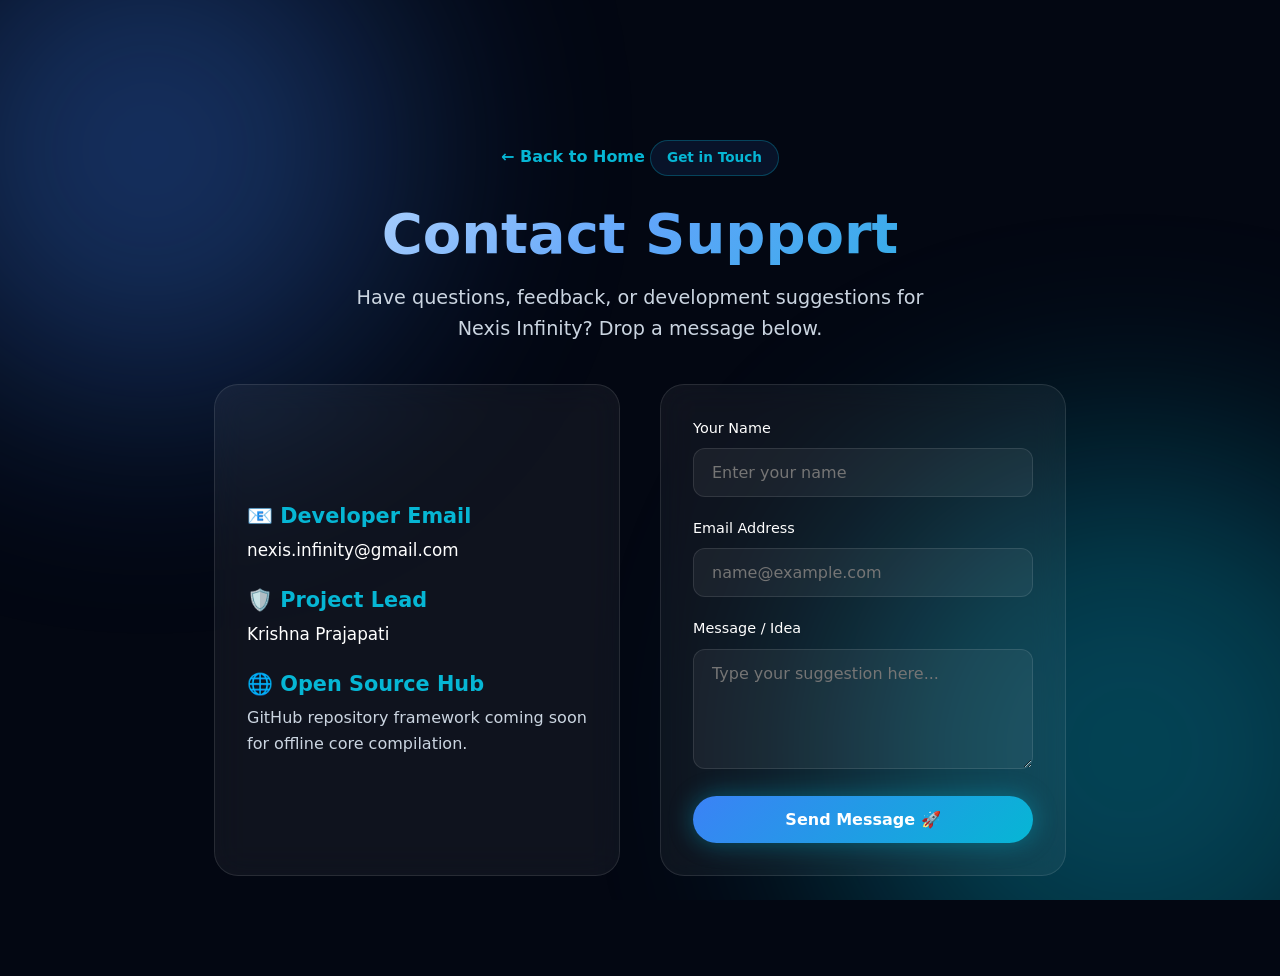
<file: pages/contact.html>
<!DOCTYPE html>
<html lang="en">
<head>
    <meta charset="UTF-8">
    <meta name="viewport" content="width=device-width, initial-scale=1.0">
    <title>Contact Us — Nexis Infinity</title>
    
    <link rel="stylesheet" href="../assets/css/style.css">
    
    <style>
        .sub-hero {
            padding: 140px 0 40px 0;
            text-align: center;
        }
        .back-home {
            display: inline-flex;
            align-items: center;
            gap: 8px;
            color: var(--accent);
            text-decoration: none;
            font-weight: 600;
            margin-bottom: 20px;
            transition: 0.3s;
        }
        .back-home:hover {
            color: #fff;
            transform: translateX(-4px);
        }
        .contact-page-container {
            max-width: 900px;
            margin: 0 auto 100px auto;
        }
    </style>
</head>
<body>

    <div id="loader">
        <div class="loader-spinner"></div>
        <div class="loader-text">NEXIS CONTACT</div>
    </div>

    <div class="aurora-bg">
        <div class="aurora-blob blob-1"></div>
        <div class="aurora-blob blob-2"></div>
    </div>

    <section class="sub-hero">
        <div class="container">
            <a href="../index.html" class="back-home">← Back to Home</a>
            <div class="badge">Get in Touch</div>
            <h1 class="gradient-text" style="font-size: 3.5rem; margin-bottom: 16px;">Contact Support</h1>
            <p style="font-size: 1.2rem; max-width: 600px; margin: 0 auto;">Have questions, feedback, or development suggestions for Nexis Infinity? Drop a message below.</p>
        </div>
    </section>

    <section class="container contact-page-container">
        <div class="forms-grid">
            
            <div class="glass-card" style="display: flex; flex-direction: column; justify-content: center; gap: 24px;">
                <div>
                    <h3 style="color: var(--accent); margin-bottom: 8px;">📧 Developer Email</h3>
                    <p style="font-size: 1.05rem; color: #fff;">nexis.infinity@gmail.com</p>
                </div>
                <div>
                    <h3 style="color: var(--accent); margin-bottom: 8px;">🛡️ Project Lead</h3>
                    <p style="font-size: 1.05rem; color: #fff;">Krishna Prajapati</p>
                </div>
                <div>
                    <h3 style="color: var(--accent); margin-bottom: 8px;">🌐 Open Source Hub</h3>
                    <p style="color: var(--text-sec);">GitHub repository framework coming soon for offline core compilation.</p>
                </div>
            </div>

            <div class="glass-card">
                <form id="subContactForm">
                    <div class="form-group">
                        <label for="subName">Your Name</label>
                        <input type="text" id="subName" class="form-control" placeholder="Enter your name" required>
                    </div>
                    <div class="form-group">
                        <label for="subEmail">Email Address</label>
                        <input type="email" id="subEmail" class="form-control" placeholder="name@example.com" required>
                    </div>
                    <div class="form-group">
                        <label for="subMessage">Message / Idea</label>
                        <textarea id="subMessage" class="form-control" placeholder="Type your suggestion here..." required></textarea>
                    </div>
                    <button type="submit" class="btn btn-primary" style="width: 100%;">Send Message 🚀</button>
                </form>
            </div>

        </div>
    </section>

    <script src="../assets/js/main.js"></script>

    <script>
        document.getElementById('subContactForm').addEventListener('submit', (e) => {
            e.preventDefault();
            alert('Thank you! Your suggestion has been safely recorded locally by Nexis Engine.');
            e.target.reset();
        });
    </script>
</body>
</html>
</file>
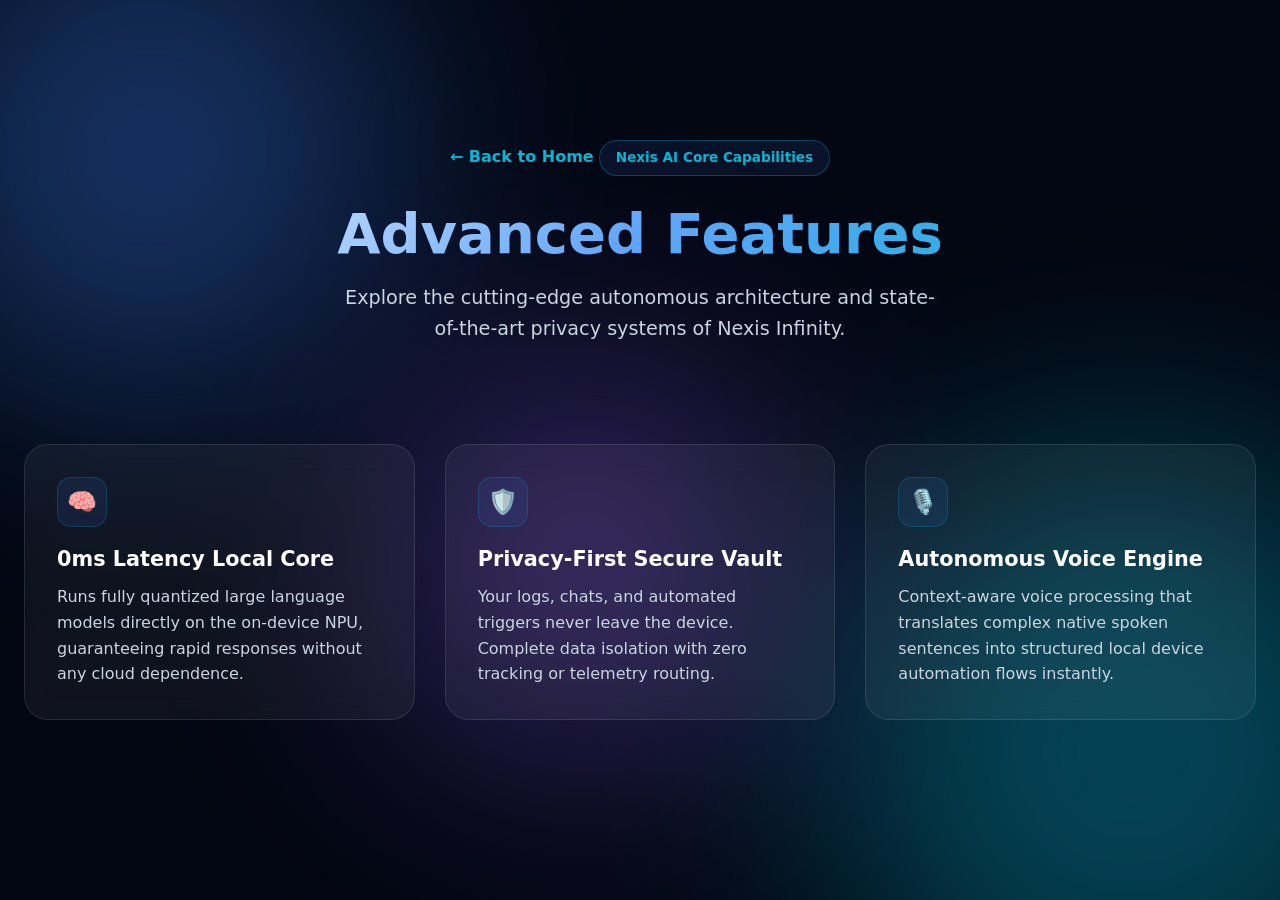
<file: pages/features.html>
<!DOCTYPE html>
<html lang="en">
<head>
    <meta charset="UTF-8">
    <meta name="viewport" content="width=device-width, initial-scale=1.0">
    <title>Features — Nexis Infinity</title>
    
    <link rel="stylesheet" href="../assets/css/style.css">
    
    <style>
        .sub-hero {
            padding: 140px 0 60px 0;
            text-align: center;
        }
        .back-home {
            display: inline-flex;
            align-items: center;
            gap: 8px;
            color: var(--accent);
            text-decoration: none;
            font-weight: 600;
            margin-bottom: 20px;
            transition: 0.3s;
        }
        .back-home:hover {
            color: #fff;
            transform: translateX(-4px);
        }
        .features-detail-grid {
            display: grid;
            grid-template-columns: repeat(auto-fit, minmax(320px, 1fr));
            gap: 30px;
            margin-top: 40px;
        }
    </style>
</head>
<body>

    <div id="loader">
        <div class="loader-spinner"></div>
        <div class="loader-text">NEXIS FEATURES</div>
    </div>

    <div class="aurora-bg">
        <div class="aurora-blob blob-1"></div>
        <div class="aurora-blob blob-2"></div>
        <div class="aurora-blob blob-3"></div>
    </div>

    <section class="sub-hero">
        <div class="container">
            <a href="../index.html" class="back-home">← Back to Home</a>
            <div class="badge">Nexis AI Core Capabilities</div>
            <h1 class="gradient-text" style="font-size: 3.5rem; margin-bottom: 16px;">Advanced Features</h1>
            <p style="font-size: 1.2rem; max-width: 600px; margin: 0 auto;">Explore the cutting-edge autonomous architecture and state-of-the-art privacy systems of Nexis Infinity.</p>
        </div>
    </section>

    <section class="container" style="padding-bottom: 100px;">
        <div class="features-detail-grid">
            
            <div class="glass-card">
                <div class="feature-icon">🧠</div>
                <h3>0ms Latency Local Core</h3>
                <p>Runs fully quantized large language models directly on the on-device NPU, guaranteeing rapid responses without any cloud dependence.</p>
            </div>

            <div class="glass-card">
                <div class="feature-icon">🛡️</div>
                <h3>Privacy-First Secure Vault</h3>
                <p>Your logs, chats, and automated triggers never leave the device. Complete data isolation with zero tracking or telemetry routing.</p>
            </div>

            <div class="glass-card">
                <div class="feature-icon">🎙️</div>
                <h3>Autonomous Voice Engine</h3>
                <p>Context-aware voice processing that translates complex native spoken sentences into structured local device automation flows instantly.</p>
            </div>

        </div>
    </section>

    <script src="../assets/js/main.js"></script>
</body>
</html>
</file>
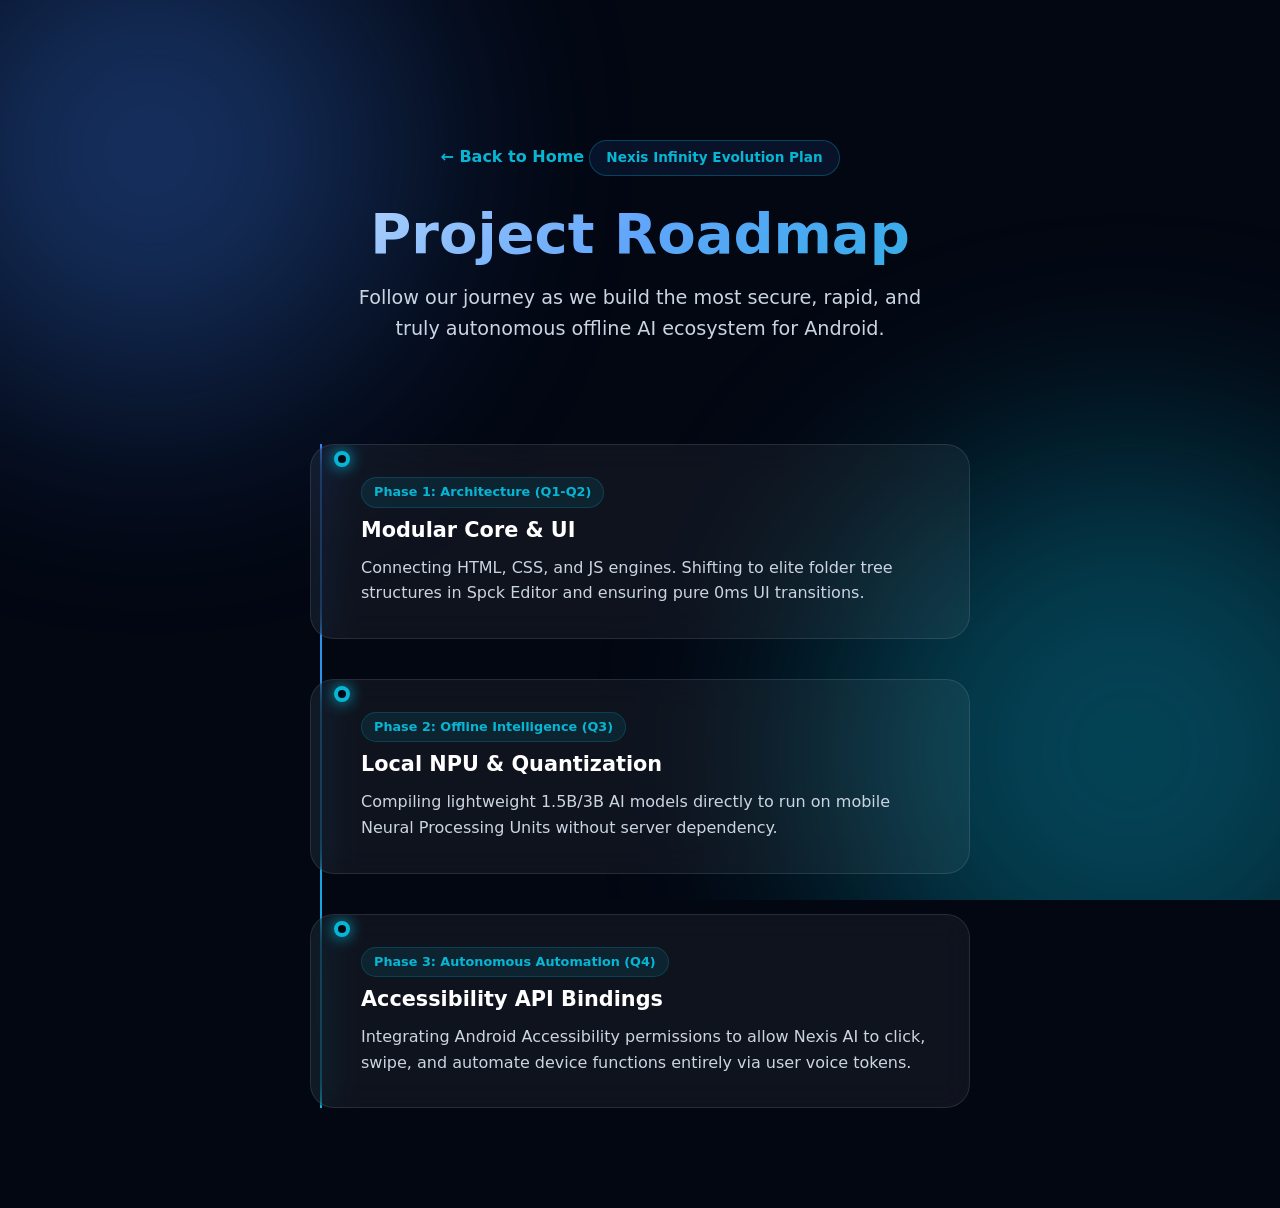
<file: pages/roadmap.html>
<!DOCTYPE html>
<html lang="en">
<head>
    <meta charset="UTF-8">
    <meta name="viewport" content="width=device-width, initial-scale=1.0">
    <title>Roadmap — Nexis Infinity</title>
    
    <link rel="stylesheet" href="../assets/css/style.css">
    
    <style>
        .sub-hero {
            padding: 140px 0 60px 0;
            text-align: center;
        }
        .back-home {
            display: inline-flex;
            align-items: center;
            gap: 8px;
            color: var(--accent);
            text-decoration: none;
            font-weight: 600;
            margin-bottom: 20px;
            transition: 0.3s;
        }
        .back-home:hover {
            color: #fff;
            transform: translateX(-4px);
        }
        
        /* कस्टम सब-पेज टाइमलाइन डिज़ाइन */
        .roadmap-timeline {
            position: relative;
            max-width: 700px;
            margin: 40px auto 100px auto;
            padding: 0 20px;
        }
        .roadmap-timeline::before {
            content: '';
            position: absolute;
            width: 2px;
            background: linear-gradient(180deg, var(--primary), var(--accent));
            top: 0;
            bottom: 0;
            left: 30px;
        }
        .timeline-box {
            position: relative;
            margin-bottom: 40px;
            padding-left: 50px;
        }
        .timeline-marker {
            position: absolute;
            width: 16px;
            height: 16px;
            border-radius: 50%;
            background: var(--bg-color);
            border: 4px solid var(--accent);
            left: 23px;
            top: 6px;
            z-index: 2;
            box-shadow: 0 0 15px var(--accent);
        }
        .phase-tag {
            display: inline-block;
            padding: 4px 12px;
            background: rgba(6, 182, 212, 0.1);
            border: 1px solid rgba(6, 182, 212, 0.2);
            color: var(--accent);
            border-radius: 50px;
            font-size: 0.8rem;
            font-weight: 700;
            margin-bottom: 10px;
        }
    </style>
</head>
<body>

    <div id="loader">
        <div class="loader-spinner"></div>
        <div class="loader-text">NEXIS ROADMAP</div>
    </div>

    <div class="aurora-bg">
        <div class="aurora-blob blob-1"></div>
        <div class="aurora-blob blob-2"></div>
    </div>

    <section class="sub-hero">
        <div class="container">
            <a href="../index.html" class="back-home">← Back to Home</a>
            <div class="badge">Nexis Infinity Evolution Plan</div>
            <h1 class="gradient-text" style="font-size: 3.5rem; margin-bottom: 16px;">Project Roadmap</h1>
            <p style="font-size: 1.2rem; max-width: 600px; margin: 0 auto;">Follow our journey as we build the most secure, rapid, and truly autonomous offline AI ecosystem for Android.</p>
        </div>
    </section>

    <section class="container">
        <div class="roadmap-timeline">
            
            <div class="timeline-box glass-card">
                <div class="timeline-marker"></div>
                <span class="phase-tag">Phase 1: Architecture (Q1-Q2)</span>
                <h3>Modular Core & UI</h3>
                <p style="color: var(--text-sec); margin-top: 8px;">Connecting HTML, CSS, and JS engines. Shifting to elite folder tree structures in Spck Editor and ensuring pure 0ms UI transitions.</p>
            </div>

            <div class="timeline-box glass-card">
                <div class="timeline-marker"></div>
                <span class="phase-tag">Phase 2: Offline Intelligence (Q3)</span>
                <h3>Local NPU & Quantization</h3>
                <p style="color: var(--text-sec); margin-top: 8px;">Compiling lightweight 1.5B/3B AI models directly to run on mobile Neural Processing Units without server dependency.</p>
            </div>

            <div class="timeline-box glass-card">
                <div class="timeline-marker"></div>
                <span class="phase-tag">Phase 3: Autonomous Automation (Q4)</span>
                <h3>Accessibility API Bindings</h3>
                <p style="color: var(--text-sec); margin-top: 8px;">Integrating Android Accessibility permissions to allow Nexis AI to click, swipe, and automate device functions entirely via user voice tokens.</p>
            </div>

        </div>
    </section>

    <script src="../assets/js/main.js"></script>
</body>
</html>
</file>
<file: assets/css/style.css>
:root {
            --bg-color: #030712;
            --card-bg: rgba(255, 255, 255, 0.05);
            --card-border: rgba(255, 255, 255, 0.1);
            --card-hover: rgba(255, 255, 255, 0.08);
            --primary: #3B82F6;
            --accent: #06B6D4;
            --glow: #60A5FA;
            --text-main: #FFFFFF;
            --text-sec: #CBD5E1;
            --font: system-ui, -apple-system, BlinkMacSystemFont, 'Segoe UI', Roboto, Oxygen, Ubuntu, Cantarell, sans-serif;
        }

        * {
            margin: 0;
            padding: 0;
            box-sizing: border-box;
            font-family: var(--font);
            scroll-behavior: smooth;
        }

        body {
            background-color: var(--bg-color);
            color: var(--text-main);
            overflow-x: hidden;
            line-height: 1.6;
        }

        /* Loading Screen */
        #loader {
            position: fixed;
            inset: 0;
            background: var(--bg-color);
            z-index: 9999;
            display: flex;
            flex-direction: column;
            justify-content: center;
            align-items: center;
            transition: opacity 0.6s ease, visibility 0.6s ease;
        }
        .loader-spinner {
            width: 70px;
            height: 70px;
            border: 4px solid rgba(59, 130, 246, 0.2);
            border-top-color: var(--primary);
            border-right-color: var(--accent);
            border-radius: 50%;
            animation: spin 1s linear infinite;
            margin-bottom: 20px;
            box-shadow: 0 0 30px rgba(6, 182, 212, 0.4);
        }
        .loader-text {
            font-size: 1.5rem;
            font-weight: 700;
            background: linear-gradient(90deg, var(--primary), var(--accent));
            -webkit-background-clip: text;
            -webkit-text-fill-color: transparent;
            letter-spacing: 2px;
            animation: pulse 2s infinite;
        }

        /* Animated Aurora Background */
        .aurora-bg {
            position: fixed;
            top: 0;
            left: 0;
            width: 100vw;
            height: 100vh;
            z-index: -1;
            overflow: hidden;
            pointer-events: none;
        }
        .aurora-blob {
            position: absolute;
            filter: blur(120px);
            opacity: 0.35;
            border-radius: 50%;
            animation: float 20s infinite alternate ease-in-out;
        }
        .blob-1 {
            width: 500px;
            height: 500px;
            background: var(--primary);
            top: -100px;
            left: -100px;
        }
        .blob-2 {
            width: 600px;
            height: 600px;
            background: var(--accent);
            bottom: -150px;
            right: -150px;
            animation-delay: -5s;
        }
        .blob-3 {
            width: 400px;
            height: 400px;
            background: #8b5cf6;
            top: 40%;
            left: 30%;
            animation-delay: -10s;
        }

        /* Typography & Utility */
        h1, h2, h3, h4 {
            color: var(--text-main);
            font-weight: 800;
            line-height: 1.2;
        }
        p {
            color: var(--text-sec);
        }
        .gradient-text {
            background: linear-gradient(135deg, #FFFFFF 0%, var(--glow) 50%, var(--accent) 100%);
            -webkit-background-clip: text;
            -webkit-text-fill-color: transparent;
        }
        .container {
            max-width: 1280px;
            margin: 0 auto;
            padding: 0 24px;
        }
        .section-padding {
            padding: 100px 0;
        }
        .section-header {
            text-align: center;
            max-width: 700px;
            margin: 0 auto 60px auto;
        }
        .section-header h2 {
            font-size: 2.8rem;
            margin-bottom: 16px;
        }
        .section-header p {
            font-size: 1.1rem;
        }

        /* Glassmorphism Cards */
        .glass-card {
            background: var(--card-bg);
            border: 1px solid var(--card-border);
            border-radius: 24px;
            padding: 32px;
            backdrop-filter: blur(16px);
            -webkit-backdrop-filter: blur(16px);
            transition: all 0.4s cubic-bezier(0.16, 1, 0.3, 1);
            position: relative;
            overflow: hidden;
        }
        .glass-card:hover {
            background: var(--card-hover);
            border-color: rgba(6, 182, 212, 0.4);
            transform: translateY(-6px);
            box-shadow: 0 20px 40px -15px rgba(59, 130, 246, 0.2);
        }

        /* Buttons */
        .btn {
            display: inline-flex;
            align-items: center;
            justify-content: center;
            gap: 10px;
            padding: 14px 28px;
            border-radius: 50px;
            font-weight: 600;
            font-size: 1rem;
            text-decoration: none;
            transition: all 0.3s ease;
            cursor: pointer;
            border: none;
            outline: none;
        }
        .btn-primary {
            background: linear-gradient(135deg, var(--primary), var(--accent));
            color: #fff;
            box-shadow: 0 0 25px rgba(6, 182, 212, 0.4);
        }
        .btn-primary:hover {
            box-shadow: 0 0 35px rgba(6, 182, 212, 0.7);
            transform: scale(1.03);
        }
        .btn-secondary {
            background: rgba(255, 255, 255, 0.05);
            color: #fff;
            border: 1px solid var(--card-border);
            backdrop-filter: blur(10px);
        }
        .btn-secondary:hover {
            background: rgba(255, 255, 255, 0.1);
            border-color: var(--text-sec);
        }

        /* Navigation */
        .navbar {
            position: fixed;
            top: 0;
            left: 0;
            width: 100%;
            z-index: 1000;
            padding: 20px 0;
            transition: all 0.3s ease;
            backdrop-filter: blur(20px);
            border-bottom: 1px solid transparent;
        }
        .navbar.scrolled {
            padding: 14px 0;
            background: rgba(3, 7, 18, 0.85);
            border-bottom: 1px solid var(--card-border);
        }
        .nav-container {
            display: flex;
            justify-content: space-between;
            align-items: center;
        }
        .logo {
            display: flex;
            align-items: center;
            gap: 12px;
            text-decoration: none;
            color: #fff;
            font-weight: 800;
            font-size: 1.5rem;
            letter-spacing: 0.5px;
        }
        .logo img {
            height: 38px;
            width: auto;
            border-radius: 8px;
        }
        .nav-links {
            display: flex;
            gap: 32px;
            list-style: none;
        }
        .nav-links a {
            color: var(--text-sec);
            text-decoration: none;
            font-weight: 500;
            font-size: 0.95rem;
            transition: color 0.3s ease;
        }
        .nav-links a:hover {
            color: #fff;
        }
        .mobile-toggle {
            display: none;
            background: none;
            border: none;
            color: #fff;
            font-size: 1.8rem;
            cursor: pointer;
        }

        /* Hero Section */
        #hero {
            min-height: 100vh;
            display: flex;
            align-items: center;
            padding-top: 100px;
            position: relative;
        }
        .hero-content {
            text-align: center;
            max-width: 850px;
            margin: 0 auto;
            position: relative;
            z-index: 2;
        }
        .badge {
            display: inline-flex;
            align-items: center;
            gap: 8px;
            padding: 6px 16px;
            background: rgba(59, 130, 246, 0.1);
            border: 1px solid rgba(6, 182, 212, 0.3);
            border-radius: 50px;
            font-size: 0.85rem;
            color: var(--accent);
            margin-bottom: 24px;
            font-weight: 600;
        }
        .hero-content h1 {
            font-size: 4.5rem;
            letter-spacing: -1px;
            margin-bottom: 24px;
        }
        .hero-content p {
            font-size: 1.25rem;
            max-width: 650px;
            margin: 0 auto 40px auto;
        }
        .hero-btns {
            display: flex;
            justify-content: center;
            gap: 16px;
            flex-wrap: wrap;
        }
        .floating-elements {
            position: absolute;
            width: 100%;
            height: 100%;
            top: 0;
            left: 0;
            pointer-events: none;
            z-index: 1;
        }
        .float-card {
            position: absolute;
            background: rgba(255, 255, 255, 0.03);
            border: 1px solid rgba(255, 255, 255, 0.08);
            padding: 12px 20px;
            border-radius: 16px;
            backdrop-filter: blur(8px);
            font-size: 0.85rem;
            display: flex;
            align-items: center;
            gap: 10px;
            animation: float 6s infinite ease-in-out;
        }

        /* Trusted By */
        #trusted {
            border-top: 1px solid var(--card-border);
            border-bottom: 1px solid var(--card-border);
            padding: 40px 0;
            background: rgba(255, 255, 255, 0.01);
        }
        .trusted-grid {
            display: flex;
            justify-content: space-around;
            align-items: center;
            flex-wrap: wrap;
            gap: 40px;
            opacity: 0.6;
        }
        .trusted-item {
            font-size: 1.2rem;
            font-weight: 700;
            letter-spacing: 2px;
            color: var(--text-sec);
        }

        /* About Section */
        .about-grid {
            display: grid;
            grid-template-columns: 1fr 1fr;
            gap: 60px;
            align-items: center;
        }
        .about-text h2 {
            font-size: 2.5rem;
            margin-bottom: 20px;
        }
        .about-text p {
            margin-bottom: 16px;
            font-size: 1.05rem;
        }
        .about-visual {
            height: 400px;
            border-radius: 30px;
            background: radial-gradient(circle at 50% 50%, rgba(6, 182, 212, 0.2), rgba(3, 7, 18, 0.8));
            border: 1px solid var(--card-border);
            display: flex;
            justify-content: center;
            align-items: center;
            position: relative;
            overflow: hidden;
        }
        .core-sphere {
            width: 150px;
            height: 150px;
            border-radius: 50%;
            background: linear-gradient(135deg, var(--primary), var(--accent));
            box-shadow: 0 0 60px var(--accent);
            animation: pulse 4s infinite alternate;
        }

        /* Features Grid */
        .features-grid {
            display: grid;
            grid-template-columns: repeat(auto-fit, minmax(280px, 1fr));
            gap: 24px;
        }
        .feature-icon {
            width: 50px;
            height: 50px;
            border-radius: 14px;
            background: rgba(59, 130, 246, 0.1);
            display: flex;
            align-items: center;
            justify-content: center;
            font-size: 1.5rem;
            margin-bottom: 20px;
            color: var(--accent);
            border: 1px solid rgba(6, 182, 212, 0.2);
        }
        .glass-card h3 {
            font-size: 1.3rem;
            margin-bottom: 12px;
        }

        /* Statistics Counter */
        #stats {
            background: linear-gradient(180deg, transparent, rgba(59, 130, 246, 0.05), transparent);
        }
        .stats-grid {
            display: grid;
            grid-template-columns: repeat(auto-fit, minmax(200px, 1fr));
            gap: 30px;
            text-align: center;
        }
        .stat-num {
            font-size: 3.5rem;
            font-weight: 800;
            margin-bottom: 8px;
        }

        /* AI Showcase (Terminal/Chat UI) */
        .showcase-box {
            max-width: 900px;
            margin: 0 auto;
            border-radius: 20px;
            border: 1px solid var(--card-border);
            background: rgba(0, 0, 0, 0.4);
            overflow: hidden;
            box-shadow: 0 30px 60px rgba(0, 0, 0, 0.5);
        }
        .showcase-header {
            padding: 16px 24px;
            background: rgba(255, 255, 255, 0.05);
            display: flex;
            align-items: center;
            gap: 10px;
            border-bottom: 1px solid var(--card-border);
        }
        .dot {
            width: 12px;
            height: 12px;
            border-radius: 50%;
        }
        .dot-red { background: #EF4444; }
        .dot-yellow { background: #F59E0B; }
        .dot-green { background: #10B981; }
        .showcase-body {
            padding: 30px;
            min-height: 350px;
            display: flex;
            flex-direction: column;
            gap: 20px;
        }
        .chat-msg {
            max-width: 80%;
            padding: 16px 20px;
            border-radius: 18px;
            font-size: 0.95rem;
        }
        .user-msg {
            background: rgba(59, 130, 246, 0.2);
            border: 1px solid rgba(59, 130, 246, 0.3);
            align-self: flex-end;
            border-bottom-right-radius: 4px;
        }
        .ai-msg {
            background: rgba(255, 255, 255, 0.05);
            border: 1px solid var(--card-border);
            align-self: flex-start;
            border-bottom-left-radius: 4px;
        }

        /* Screenshots Slider */
        .slider-wrapper {
            position: relative;
            overflow: hidden;
            padding: 20px 0;
        }
        .slider-track {
            display: flex;
            gap: 24px;
            transition: transform 0.5s ease;
        }
        .screenshot-card {
            min-width: 280px;
            height: 560px;
            border-radius: 30px;
            background: #0f172a;
            border: 8px solid #1e293b;
            flex-shrink: 0;
            display: flex;
            flex-direction: column;
            justify-content: center;
            align-items: center;
            text-align: center;
            padding: 20px;
            position: relative;
            overflow: hidden;
        }
        .screenshot-card::before {
            content: '';
            position: absolute;
            top: 0;
            width: 40%;
            height: 20px;
            background: #1e293b;
            border-bottom-left-radius: 12px;
            border-bottom-right-radius: 12px;
        }

        /* Roadmap Timeline */
        .timeline {
            position: relative;
            max-width: 800px;
            margin: 0 auto;
        }
        .timeline::before {
            content: '';
            position: absolute;
            width: 2px;
            background: linear-gradient(180deg, var(--primary), var(--accent));
            top: 0;
            bottom: 0;
            left: 50%;
            transform: translateX(-50%);
        }
        .timeline-item {
            padding: 20px 40px;
            position: relative;
            width: 50%;
            box-sizing: border-box;
        }
        .timeline-item:nth-child(odd) { left: 0; text-align: right; }
        .timeline-item:nth-child(even) { left: 50%; text-align: left; }
        .timeline-dot {
            position: absolute;
            width: 20px;
            height: 20px;
            right: -10px;
            top: 30px;
            background: var(--bg-color);
            border: 4px solid var(--accent);
            border-radius: 50%;
            z-index: 1;
        }
        .timeline-item:nth-child(even) .timeline-dot { left: -10px; }

        /* Download APK Section */
        .download-box {
            background: linear-gradient(135deg, rgba(59, 130, 246, 0.1), rgba(6, 182, 212, 0.1));
            border: 1px solid rgba(6, 182, 212, 0.3);
            border-radius: 30px;
            padding: 60px 40px;
            text-align: center;
            position: relative;
            overflow: hidden;
        }

        /* Testimonials & Reviews */
        .testimonials-grid {
            display: grid;
            grid-template-columns: repeat(auto-fit, minmax(300px, 1fr));
            gap: 24px;
        }
        .author-box {
            display: flex;
            align-items: center;
            gap: 14px;
            margin-top: 20px;
        }
        .author-avatar {
            width: 45px;
            height: 45px;
            border-radius: 50%;
            background: linear-gradient(135deg, var(--primary), var(--accent));
            display: flex;
            align-items: center;
            justify-content: center;
            font-weight: bold;
        }

        /* Forms (Feedback, Request, Contact) */
        .forms-grid {
            display: grid;
            grid-template-columns: 1fr 1fr;
            gap: 40px;
        }
        .form-group {
            margin-bottom: 20px;
        }
        .form-group label {
            display: block;
            margin-bottom: 8px;
            font-weight: 500;
            font-size: 0.9rem;
        }
        .form-control {
            width: 100%;
            padding: 14px 18px;
            background: rgba(255, 255, 255, 0.05);
            border: 1px solid var(--card-border);
            border-radius: 12px;
            color: #fff;
            font-size: 1rem;
            outline: none;
            transition: border-color 0.3s;
        }
        .form-control:focus {
            border-color: var(--accent);
        }
        textarea.form-control {
            resize: vertical;
            min-height: 120px;
        }

        /* FAQ Accordion */
        .faq-list {
            max-width: 800px;
            margin: 0 auto;
            display: flex;
            flex-direction: column;
            gap: 16px;
        }
        .faq-item {
            background: var(--card-bg);
            border: 1px solid var(--card-border);
            border-radius: 16px;
            overflow: hidden;
            transition: all 0.3s;
        }
        .faq-question {
            padding: 20px 24px;
            display: flex;
            justify-content: space-between;
            align-items: center;
            cursor: pointer;
            font-weight: 600;
            font-size: 1.1rem;
        }
        .faq-answer {
            max-height: 0;
            overflow: hidden;
            transition: max-height 0.4s ease, padding 0.4s ease;
            padding: 0 24px;
            color: var(--text-sec);
        }
        .faq-item.active {
            border-color: rgba(6, 182, 212, 0.4);
        }
        .faq-item.active .faq-answer {
            max-height: 200px;
            padding: 0 24px 20px 24px;
        }
        .faq-toggle {
            transition: transform 0.3s ease;
        }
        .faq-item.active .faq-toggle {
            transform: rotate(45deg);
        }

        /* Newsletter */
        .newsletter-box {
            max-width: 600px;
            margin: 0 auto;
            display: flex;
            gap: 12px;
        }
        .newsletter-box input {
            flex: 1;
        }

        /* Footer */
        footer {
            border-top: 1px solid var(--card-border);
            padding: 60px 0 30px 0;
            background: rgba(3, 7, 18, 0.9);
            margin-top: 80px;
        }
        .footer-grid {
            display: grid;
            grid-template-columns: 2fr 1fr 1fr 1fr;
            gap: 40px;
            margin-bottom: 40px;
        }
        .footer-links {
            list-style: none;
            display: flex;
            flex-direction: column;
            gap: 12px;
        }
        .footer-links a {
            color: var(--text-sec);
            text-decoration: none;
            transition: color 0.3s;
            font-size: 0.95rem;
        }
        .footer-links a:hover {
            color: var(--accent);
        }
        .footer-bottom {
            text-align: center;
            padding-top: 30px;
            border-top: 1px solid rgba(255, 255, 255, 0.05);
            font-size: 0.85rem;
            color: var(--text-sec);
        }

        /* Animations */
        @keyframes spin {
            to { transform: rotate(360deg); }
        }
        @keyframes pulse {
            0%, 100% { opacity: 1; transform: scale(1); }
            50% { opacity: 0.8; transform: scale(0.95); }
        }
        @keyframes float {
            0% { transform: translateY(0px) rotate(0deg); }
            50% { transform: translateY(-15px) rotate(3deg); }
            100% { transform: translateY(0px) rotate(0deg); }
        }
        .reveal {
            opacity: 0;
            transform: translateY(40px);
            transition: all 0.8s cubic-bezier(0.16, 1, 0.3, 1);
        }
        .reveal.active {
            opacity: 1;
            transform: translateY(0);
        }

        /* Responsive Design */
        @media (max-width: 1024px) {
            .hero-content h1 { font-size: 3.5rem; }
            .about-grid, .forms-grid { grid-template-columns: 1fr; gap: 40px; }
            .footer-grid { grid-template-columns: 1fr 1fr; }
        }

        @media (max-width: 768px) {
            .nav-links {
                position: fixed;
                top: 70px;
                left: 0;
                width: 100%;
                background: rgba(3, 7, 18, 0.98);
                backdrop-filter: blur(20px);
                flex-direction: column;
                align-items: center;
                padding: 40px 0;
                gap: 24px;
                clip-path: circle(0% at 100% 0);
                transition: clip-path 0.5s ease-in-out;
            }
            .nav-links.open {
                clip-path: circle(150% at 100% 0);
            }
            .mobile-toggle { display: block; }
            
            /* Hero section sizing and floating elements adjustment for mobile */
            .hero-content { padding-top: 40px; z-index: 2; position: relative; }
            .hero-content h1 { font-size: 2.5rem; }
            .hero-content p { font-size: 1rem; }
            .float-card { font-size: 0.75rem; padding: 8px 12px; opacity: 0.7; }
            
            /* Screenshot slider sizing for mobile */
            .screenshot-card { min-width: 240px; height: 450px; }
            
            /* Timeline and footer alignment */
            .timeline::before { left: 0; }
            .timeline-item { width: 100%; padding-left: 30px; padding-right: 0; text-align: left !important; }
            .timeline-item:nth-child(even), .timeline-item:nth-child(odd) { left: 0; }
            .timeline-dot { left: -10px !important; }
            .newsletter-box { flex-direction: column; }
        }

        @media (max-width: 480px) {
            .hero-content h1 { font-size: 2.2rem; }
            .section-header h2 { font-size: 2rem; }
            .footer-grid { grid-template-columns: 1fr; text-align: center; }
            .btn { width: 100%; justify-content: center; }
            .float-card { display: none; } /* Hide floating elements on very small screens to avoid overlap */
        }
        
        
        /* ========================================= */
/* FAQ and Intelligence Hub Custom Styles    */
/* ========================================= */
.faq-section-container {
    max-width: 800px;
    margin: 0 auto 100px auto;
}
.nexis-dropdown {
    width: 100%; 
    padding: 12px; 
    background: #0b0f19; 
    border: 1px solid rgba(255, 255, 255, 0.1); 
    border-radius: 8px; 
    color: #fff; 
    font-size: 0.95rem; 
    cursor: pointer;
    outline: none;
}
.nexis-dropdown option {
    background: #0b0f19;
    color: #fff;
}
/* FAQ Accordion Styles */
.faq-answer {
    max-height: 0;
    overflow: hidden;
    transition: max-height 0.3s ease-out;
}

/* जब active क्लास जुड़ेगी, तब उत्तर दिखेगा */
.faq-item.active .faq-answer {
    max-height: 200px; /* उत्तर को पूरा दिखाने के लिए जगह */
    margin-top: 10px;
}

.faq-item.active .faq-toggle {
    transform: rotate(45deg); /* '+' का निशान घूमकर 'x' बन जाएगा */
    transition: 0.3s;
}
</file>
